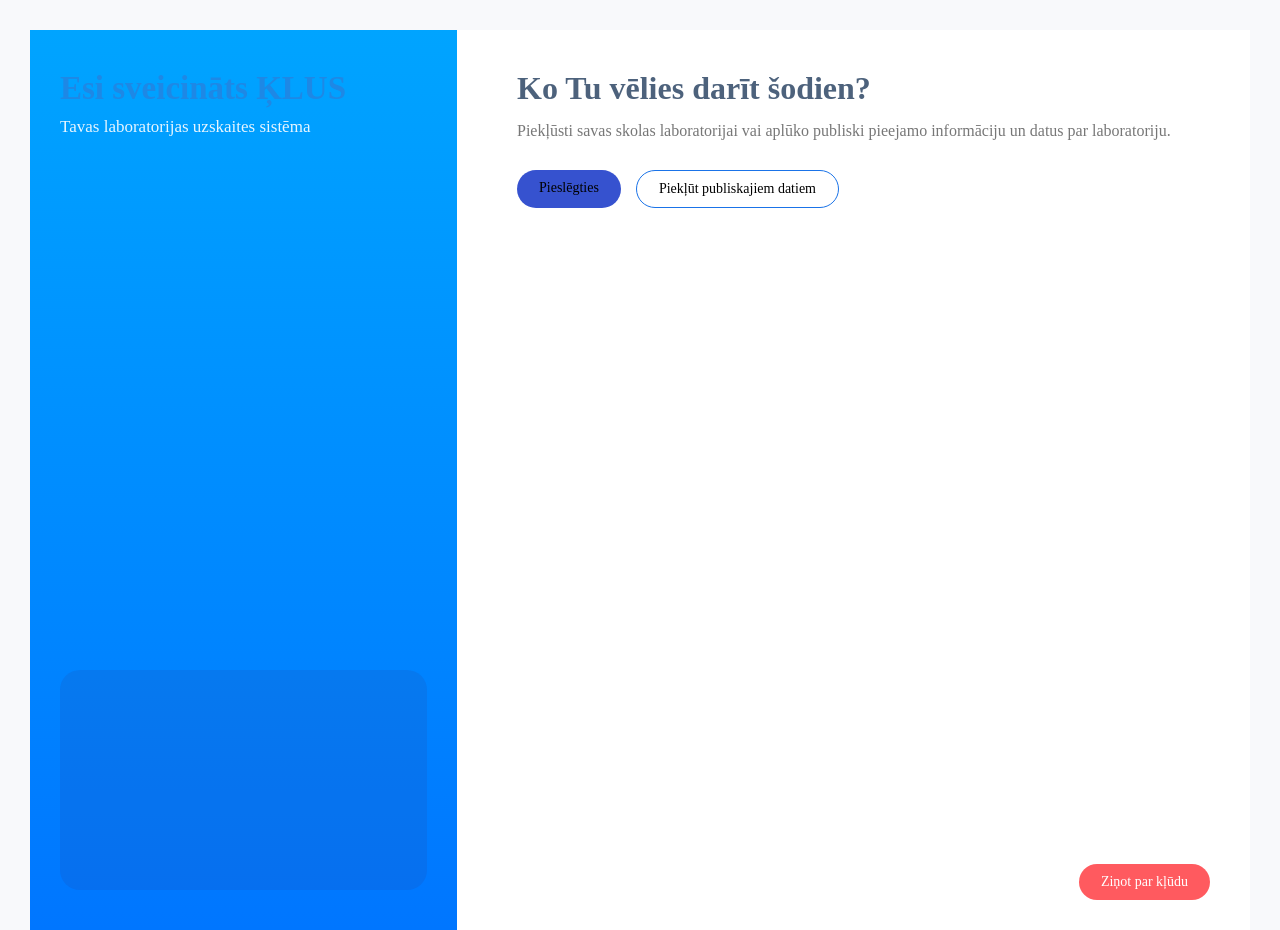
<file: index.html>
<!DOCTYPE html>
<html lang="lv">
<head>
  <meta charset="UTF-8">
   <link rel="stylesheet" href="style.css">
   <link rel="script" href="inventars.js">
   <link rel="script" href="vielas.js">
  <link rel="script" href="Javadarbiba.js">
  <title>Sākumlapa</title>
  <style>
    html {
      height: 100%;
      margin: 0;
      font-family: Arial, sans-serif;
    }
  </style>
</head>
<body>
  <div class="page-wrapper">
    
    <div class="sidebar">
      <div>
        <h1>Esi sveicināts ĶLUS</h1>
        <p>Tavas laboratorijas uzskaites sistēma</p>
      </div>
      <div class="sidebar-illustration"></div>
    </div>

    
    <div class="main-content">
      <h2>Ko Tu vēlies darīt šodien?</h2>
      <p class="subtitle">
        Piekļūsti savas skolas laboratorijai vai aplūko publiski pieejamo informāciju un datus par laboratoriju.
      </p>

      <div class="btn-row">
        
        <a href="login.html" class="btn-primary">Pieslēgties</a>
       
        <a href="public_db.html" class="btn-outline">Piekļūt publiskajiem datiem</a>
      </div>

      <a href="#" class="btn-danger">Ziņot par kļūdu</a>
    </div>
  </div>
</body>
</html>
</file>
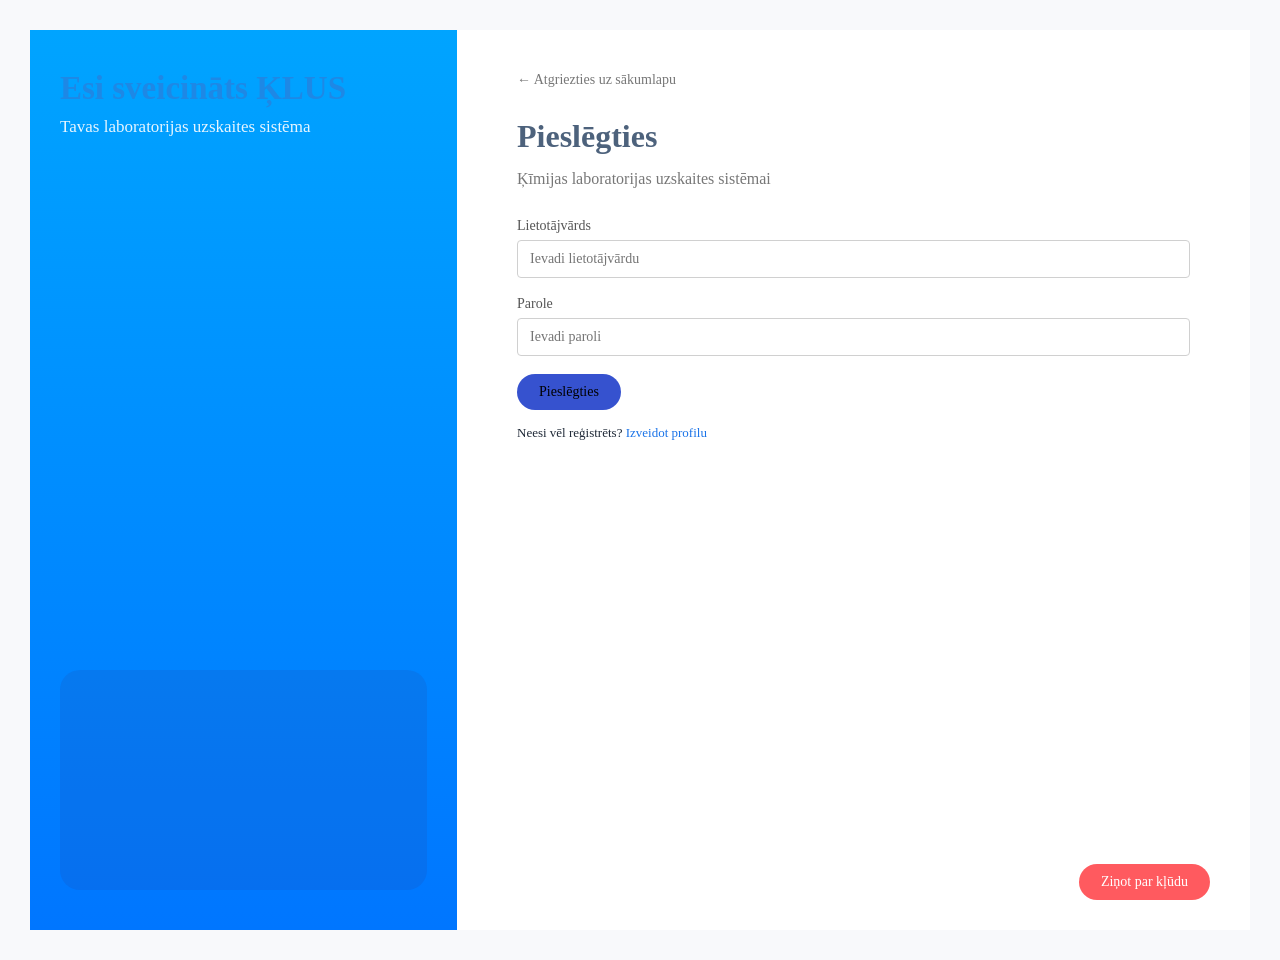
<file: login.html>
<!DOCTYPE html>
<html lang="lv">
<head>
  <meta charset="UTF-8">
  <title>Pieslēgties</title>
  <link rel="stylesheet" href="style.css">
  <link rel="script" href="inventars.json">
  <link rel="script" href="vielas.json">
  <script src="Javadarbiba.js"></script>
  <script src="Javadarbiba.js"></script>
  <script src="inventars.json"></script>

</head>
<body>
  <div class="page-wrapper">
   
    <div class="sidebar">
      <div>
        <h1>Esi sveicināts ĶLUS</h1>
        <p>Tavas laboratorijas uzskaites sistēma</p>
      </div>
      <div class="sidebar-illustration"></div>
    </div>

    
    <div class="main-content">
      
      <a href="index.html" class="back-link">&larr; Atgriezties uz sākumlapu</a>

      <h2>Pieslēgties</h2>
      <p class="subtitle">Ķīmijas laboratorijas uzskaites sistēmai</p>

     
      <div class="form-group">
        <label for="username">Lietotājvārds</label>
        <input type="text" id="username" placeholder="Ievadi lietotājvārdu">
      </div>

      <div class="form-group">
        <label for="password">Parole</label>
        <input type="password" id="password" placeholder="Ievadi paroli">
      </div>

      <a href="#" class="btn-primary">Pieslēgties</a>

      <div class="form-footer">
        Neesi vēl reģistrēts? <a href="#">Izveidot profilu</a>
      </div>

      <a href="#" class="btn-danger">Ziņot par kļūdu</a>
    </div>
  </div>
</body>
</html>
</file>
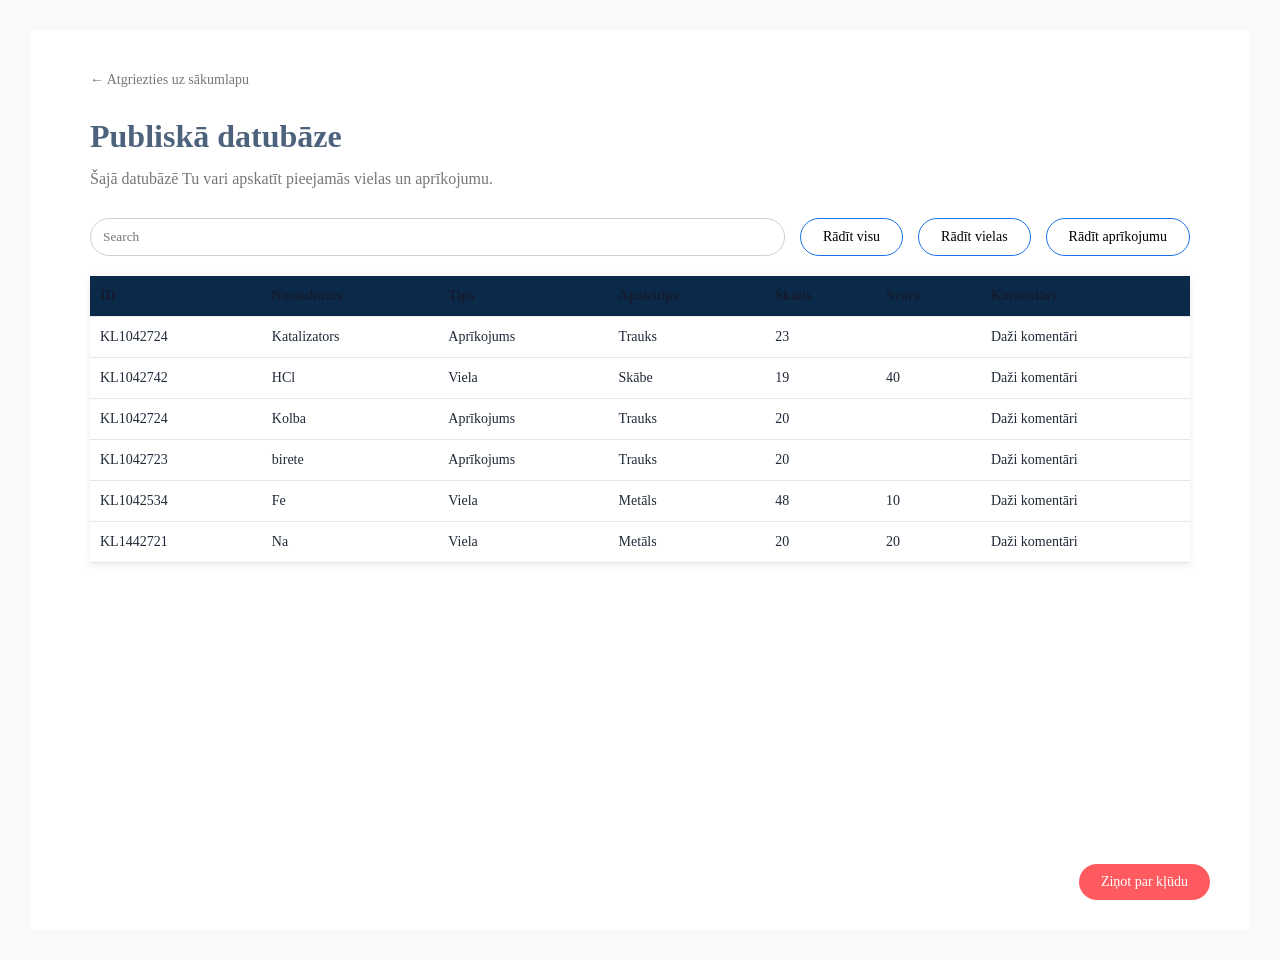
<file: public_db.html>
﻿<!DOCTYPE html>
<html lang="lv">
<head>
  <meta charset="UTF-8">
  <title>Publiskā datubāze</title>
  <link rel="stylesheet" href="style.css">
  <link rel="myData" href="inventars.json">
  <link rel="myData" href="vielas.json">  
  <link rel="script" href="Javadarbiba.js">
 
</head>
<body>
  <div class="page-wrapper">
    
    <div class="main-content" style="width:100%;">
      <a href="index.html" class="back-link">&larr; Atgriezties uz sākumlapu</a>

      <h2>Publiskā datubāze</h2>
      <p class="subtitle">
        Šajā datubāzē Tu vari apskatīt pieejamās vielas un aprīkojumu.
      </p>

      <div class="search-row">
        <input type="text" placeholder="Search">
        <a href="public_db.html" class="btn-outline">Rādīt visu</a>
        <a href="vielas.json" class="btn-outline">Rādīt vielas</a>
        <a href="inventars.json" class="btn-outline">Rādīt aprīkojumu</a>
     <tbody id="TableBody"></tbody>
</div>

      <div class="table-container">
        <table>
          <thead>
            <tr>
              <th>ID</th>
              <th>Nosaukums</th>
              <th>Tips</th>
              <th>Apakštips</th>
              <th>Skaits</th>
              <th>Svars</th>
              <th>Komentāri</th>
            </tr>
          </thead>
          <tbody>
            <tr>
              <td>KL1042724</td>
              <td>Katalizators</td>
              <td>Aprīkojums</td>
              <td>Trauks</td>
              <td>23</td>
              <td></td>
              <td>Daži komentāri</td>
            </tr>
            <tr>
              <td>KL1042742</td>
              <td>HCl</td>
              <td>Viela</td>
              <td>Skābe</td>
              <td>19</td>
              <td>40</td>
              <td>Daži komentāri</td>
            </tr>
            <tr>
              <td>KL1042724</td>
              <td>Kolba</td>
              <td>Aprīkojums</td>
              <td>Trauks</td>
              <td>20</td>
              <td></td>
              <td>Daži komentāri</td>
            </tr>
            <tr>
              <td>KL1042723</td>
              <td>birete</td>
              <td>Aprīkojums</td>
              <td>Trauks</td>
              <td>20</td>
              <td></td>
              <td>Daži komentāri</td>
            </tr>
            <tr>
              <td>KL1042534</td>
              <td>Fe</td>
              <td>Viela</td>
              <td>Metāls</td>
              <td>48</td>
              <td>10</td>
              <td>Daži komentāri</td>
            </tr>
            <tr>
              <td>KL1442721</td>
              <td>Na</td>
              <td>Viela</td>
              <td>Metāls</td>
              <td>20</td>
              <td>20</td>
              <td>Daži komentāri</td>
            </tr>
          </tbody>
        </table>
      </div>

      <a href="#" class="btn-danger">Ziņot par kļūdu</a>
    </div>
  </div>
</body>
</html>
</file>
<file: style.css>
* {
  box-sizing: border-box;
  margin: 0;
  padding: 0;
  font-family:cursive;
}

body {
  background: #f5f7fb;
}

.page-wrapper {
  width: 100%;
  min-height: 100vh;
  display: flex;
}


.sidebar {
  width: 35%;
  background: linear-gradient(180deg, #00a4ff, #0076ff);
  color: white;
  padding: 40px 30px;
  display: flex;
  flex-direction: column;
  justify-content: space-between;
}

.sidebar h1 {
  font-size: 33px;
  margin-bottom: 10px;
}

.sidebar p {
  font-size: 17px;
  opacity: 0.9;
}


.sidebar-illustration {
  width: 100%;
  height: 220px;
  border-radius: 20px;
  background: rgba(40, 65, 146, 0.15);
}


.main-content {
  width: 65%;
  background: #ffffff;
  padding: 40px 60px;
  position: relative;
}


.back-link {
  font-size: 14px;
  color: #777;
  margin-bottom: 30px;
  display: inline-block;
  text-decoration: none;
}

.back-link:hover {
  text-decoration: underline;
}


.main-content h2 {
    font-family:cursive;
  font-size: 32px;
  color: #4d627c;
  margin-bottom: 15px;
}

.main-content p.subtitle {

  color: #777;
  margin-bottom: 30px;
}


.btn-row {
  display: flex;
  gap: 15px;
  margin-top: 10px;
}

.btn-primary,
.btn-outline,
.btn-danger {

  padding: 10px 22px;
  border-radius: 20px;
  border: rgb(255, 255, 255);
  font-size: 14px;
  text-decoration: none;
  display: inline-block;
}

.btn-primary {

  background: #3652cf;
  color: rgb(0, 0, 0);
}

.btn-primary:hover {
  opacity: 0.5;
}

.btn-outline {
  .shake-btn:hover {
    animation: btn-shake 0.6s;
  }
  
  .letter{
    animation: gltich;
  } 
  
  background: transparent;
  color: #000000;
  border: 1px solid #1a73e8;
}

.btn-outline:hover {
  background: #4b69bb;
}

.btn-danger {
  background: #ff5a5f;
  color: white;
  position: absolute;
  right: 40px;
  bottom: 30px;
}



.form-group {
  margin-bottom: 18px;
}

.form-group label {
  display: block;
  font-size: 14px;
  margin-bottom: 6px;
  color: #555;
}

.form-group input {
  width: 100%;
  padding: 10px 12px;
  border-radius: 4px;
  border: 1px solid #d0d0d0;
  font-size: 14px;
}


.form-footer {
  margin-top: 15px;
  font-size: 13px;
}

.form-footer a {
  color: #1a73e8;
  text-decoration: none;
}

.form-footer a:hover {
  text-decoration: underline;
}


.search-row {
  display: flex;
  align-items: center;
  gap: 15px;
  margin: 20px 0;
}

.search-row input {
  flex: 1;
  padding: 10px 12px;
  border-radius: 20px;
  border: 1px solid #d0d0d0;
}


.table-wrapper {
    color-scheme: light;
  margin-top: 0px;
}

table {
  width: 100%;
  border:#797373 1px rgb(173, 173, 173)3;
  font-size: 13px;
}

th, td {
  padding: 10px 8px;
  border-bottom: 6px solid #d1d1d1;
  text-align: left;
}

th {
  font-weight: bold;
  color: #151b2e;
}

tr:nth-child(even) {
  background: #ffffff;
}

    body {
      font-family: Arial, sans-serif;
      margin: 30px;
      background: #f8f9fb;
      color: #1f2937;
    }

    h1 {
      color: #1e88e5;
    }

    .toolbar {
      display: flex;
      gap: 10px;
      margin: 20px 0;
      flex-wrap: wrap;
    }

    .toolbar input {
      padding: 10px 12px;
      width: 250px;
      border: 1px solid #d1d5db;
      border-radius: 20px;
    }

    .toolbar button {
      padding: 10px 16px;
      border: 1px solid #42a5f5;
      border-radius: 20px;
      background: white;
      color: #1e88e5;
      cursor: pointer;
    }

    .toolbar button:hover,
    .toolbar button.active {
      background: #1e88e5;
      color: white;
    }

    table {
      width: 100%;
      border-collapse: collapse;
      background: white;
      box-shadow: 0 2px 8px rgba(0,0,0,0.08);
    }

    thead {
      background: #0b2a4a;
      color: white;
    }

    th, td {
      padding: 12px 10px;
      text-align: left;
      border-bottom: 1px solid #e5e7eb;
      font-size: 14px;
    }

    tbody tr:hover {
      background: #f3f4f6;
    }
</file>
